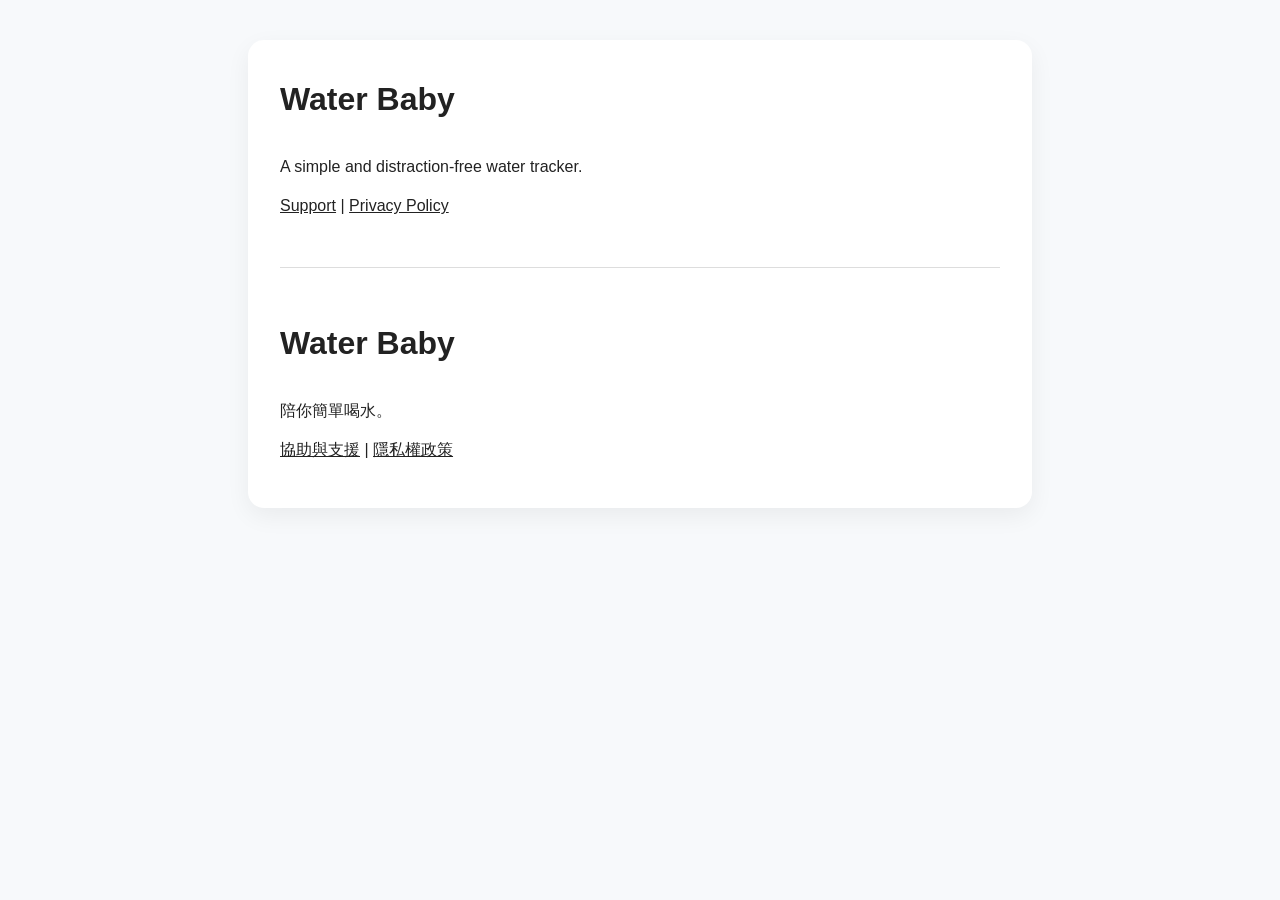
<file: index.html>
<!doctype html>
<html lang="en">
  <head>
    <meta charset="UTF-8" />
    <meta name="viewport" content="width=device-width, initial-scale=1.0" />

    <title>Water Baby</title>

    <link rel="stylesheet" href="styles.css" />
  </head>
  <body>
    <main>
      <section>
        <h1>Water Baby</h1>

        <p>A simple and distraction-free water tracker.</p>

        <p>
          <a href="support.html">Support</a> |
          <a href="privacy.html">Privacy Policy</a>
        </p>
      </section>
      <hr class="language-divider" />
      <section>
        <h1>Water Baby</h1>

        <p>陪你簡單喝水。</p>

        <p>
          <a href="support.html">協助與支援</a> |
          <a href="privacy.html">隱私權政策</a>
        </p>
      </section>
    </main>
  </body>
</html>
</file>
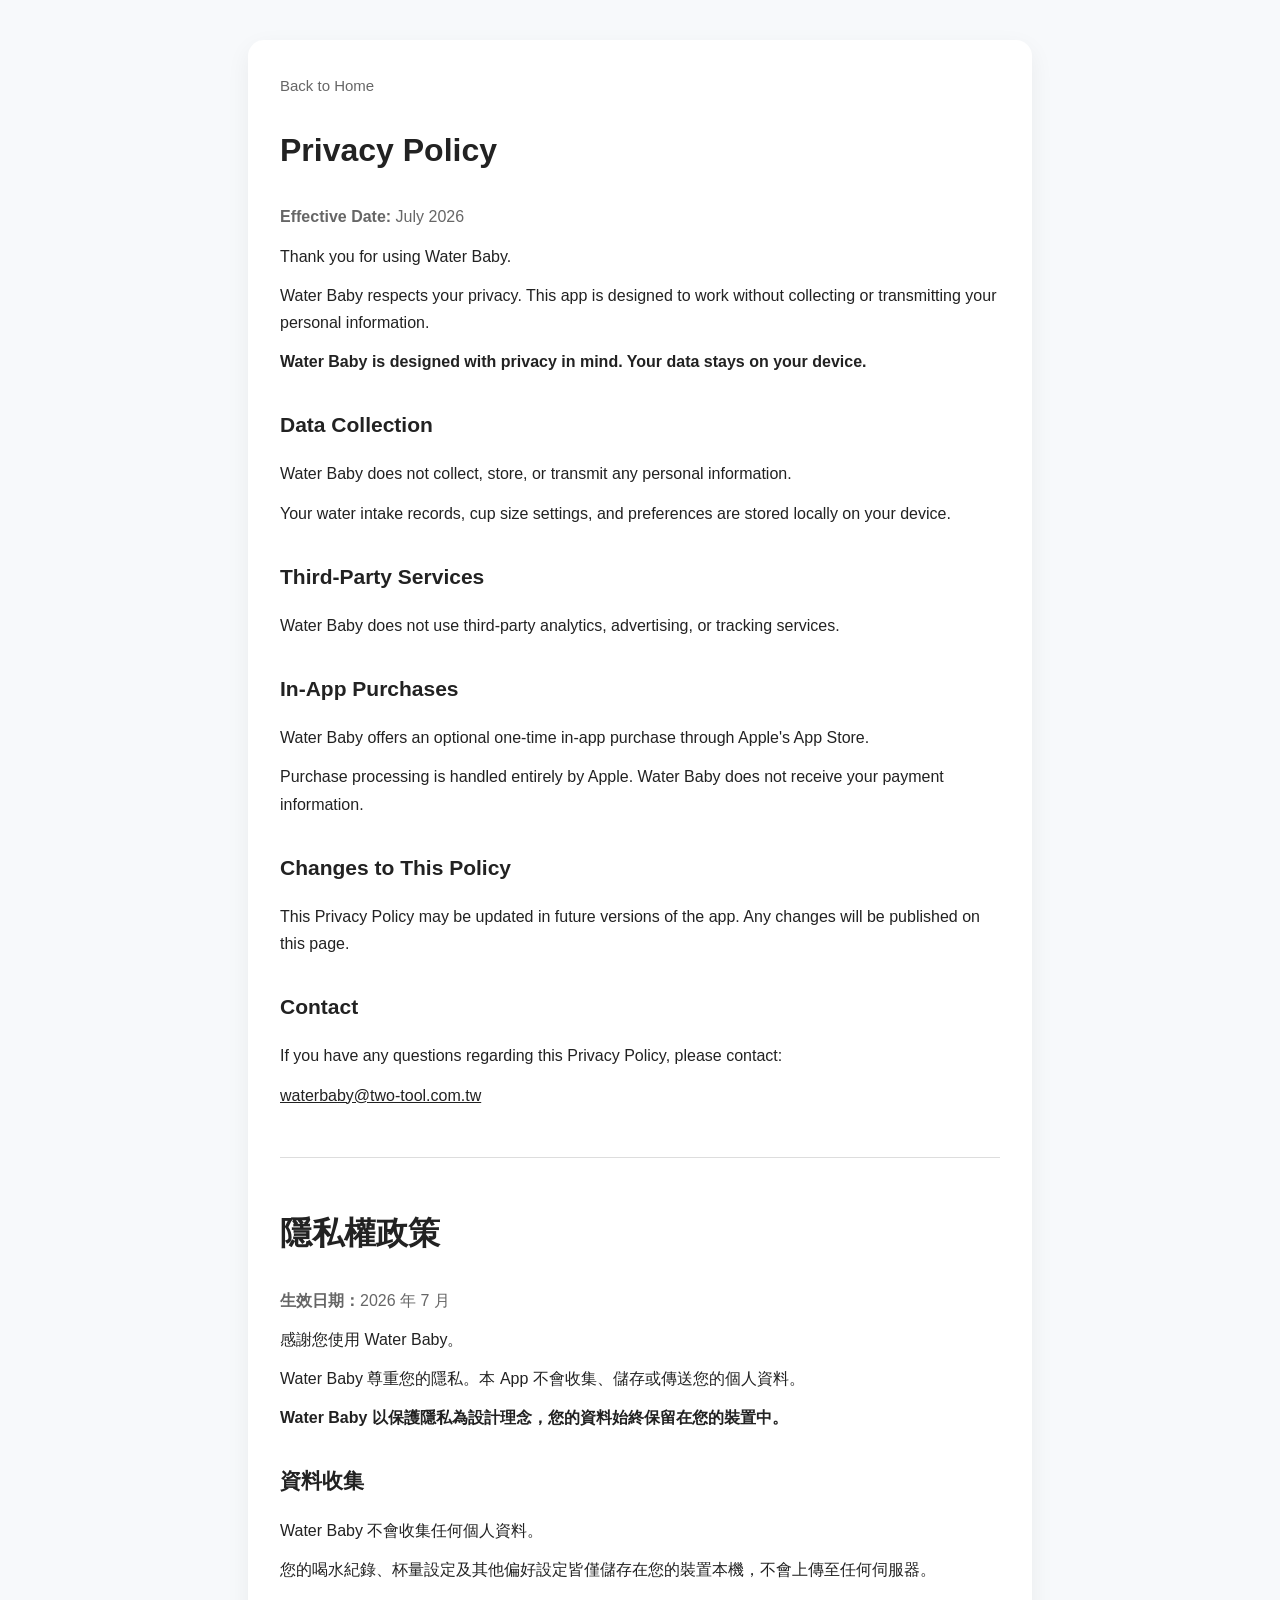
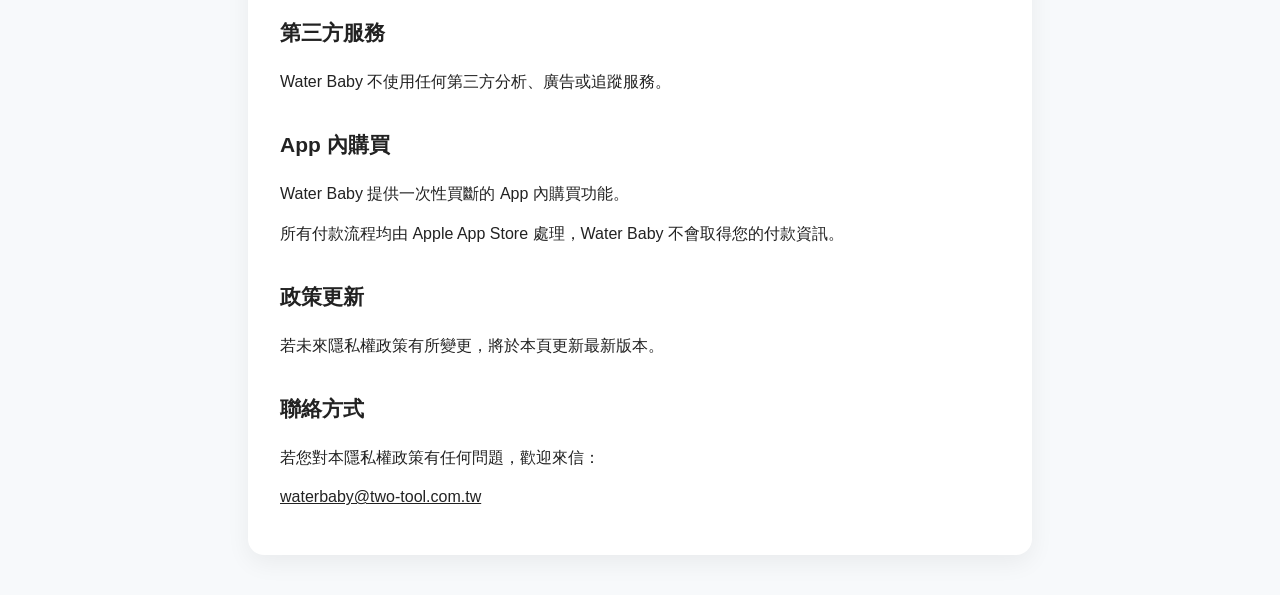
<file: privacy.html>
<!doctype html>
<html lang="en">
  <head>
    <meta charset="UTF-8" />
    <meta name="viewport" content="width=device-width, initial-scale=1.0" />

    <title>Privacy Policy - Water Baby</title>

    <link rel="stylesheet" href="styles.css" />
  </head>

  <body>
    <main>
      <a class="home-link" href="index.html">Back to Home</a>

      <section lang="en">
        <h1>Privacy Policy</h1>

        <p class="effective-date"><strong>Effective Date:</strong> July 2026</p>

        <p>Thank you for using Water Baby.</p>

        <p>
          Water Baby respects your privacy. This app is designed to work without
          collecting or transmitting your personal information.
        </p>

        <p>
          <strong>
            Water Baby is designed with privacy in mind. Your data stays on your
            device.
          </strong>
        </p>

        <h2>Data Collection</h2>

        <p>
          Water Baby does not collect, store, or transmit any personal
          information.
        </p>

        <p>
          Your water intake records, cup size settings, and preferences are
          stored locally on your device.
        </p>

        <h2>Third-Party Services</h2>

        <p>
          Water Baby does not use third-party analytics, advertising, or
          tracking services.
        </p>

        <h2>In-App Purchases</h2>

        <p>
          Water Baby offers an optional one-time in-app purchase through Apple's
          App Store.
        </p>

        <p>
          Purchase processing is handled entirely by Apple. Water Baby does not
          receive your payment information.
        </p>

        <h2>Changes to This Policy</h2>

        <p>
          This Privacy Policy may be updated in future versions of the app. Any
          changes will be published on this page.
        </p>

        <h2>Contact</h2>

        <p>
          If you have any questions regarding this Privacy Policy, please
          contact:
        </p>

        <p>
          <a href="mailto:waterbaby@two-tool.com.tw"
            >waterbaby@two-tool.com.tw</a
          >
        </p>
      </section>

      <hr class="language-divider" />

      <section lang="zh-Hant">
        <h1>隱私權政策</h1>

        <p class="effective-date"><strong>生效日期：</strong>2026 年 7 月</p>

        <p>感謝您使用 Water Baby。</p>

        <p>
          Water Baby 尊重您的隱私。本 App 不會收集、儲存或傳送您的個人資料。
        </p>

        <p>
          <strong>
            Water Baby 以保護隱私為設計理念，您的資料始終保留在您的裝置中。
          </strong>
        </p>

        <h2>資料收集</h2>

        <p>Water Baby 不會收集任何個人資料。</p>

        <p>
          您的喝水紀錄、杯量設定及其他偏好設定皆僅儲存在您的裝置本機，不會上傳至任何伺服器。
        </p>

        <h2>第三方服務</h2>

        <p>Water Baby 不使用任何第三方分析、廣告或追蹤服務。</p>

        <h2>App 內購買</h2>

        <p>Water Baby 提供一次性買斷的 App 內購買功能。</p>

        <p>
          所有付款流程均由 Apple App Store 處理，Water Baby
          不會取得您的付款資訊。
        </p>

        <h2>政策更新</h2>

        <p>若未來隱私權政策有所變更，將於本頁更新最新版本。</p>

        <h2>聯絡方式</h2>

        <p>若您對本隱私權政策有任何問題，歡迎來信：</p>

        <p>
          <a href="mailto:waterbaby@two-tool.com.tw"
            >waterbaby@two-tool.com.tw</a
          >
        </p>
      </section>
    </main>
  </body>
</html>
</file>
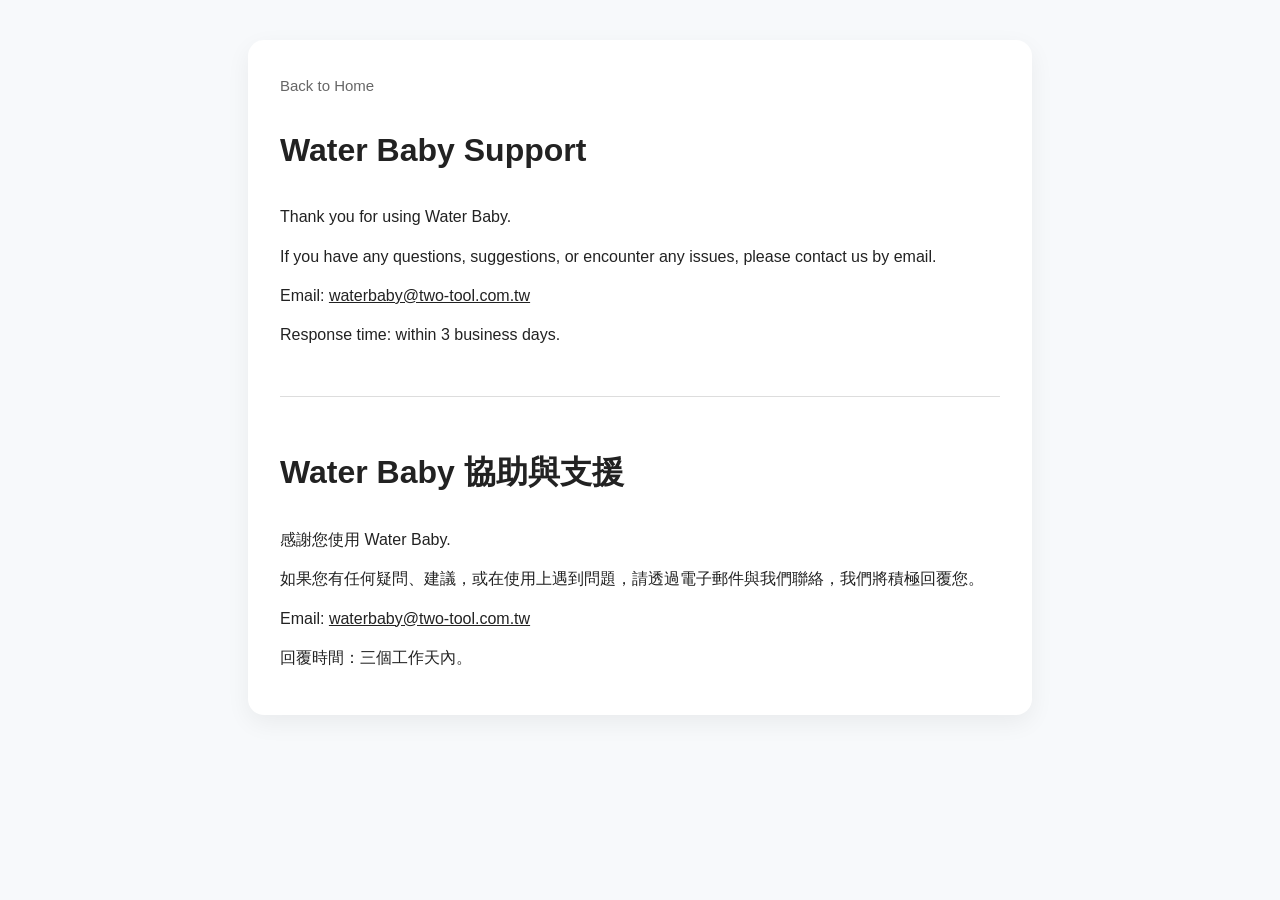
<file: support.html>
<!doctype html>
<html lang="en">
  <head>
    <meta charset="UTF-8" />
    <meta name="viewport" content="width=device-width, initial-scale=1.0" />

    <title>Support - Water Baby</title>

    <link rel="stylesheet" href="styles.css" />
  </head>
  <body>
    <main>
      <a class="home-link" href="index.html">Back to Home</a>

      <section>
        <h1>Water Baby Support</h1>

        <p>Thank you for using Water Baby.</p>

        <p>
          If you have any questions, suggestions, or encounter any issues,
          please contact us by email.
        </p>

        <p>
          Email:
          <a href="mailto:waterbaby@two-tool.com.tw"
            >waterbaby@two-tool.com.tw</a
          >
        </p>

        <p>Response time: within 3 business days.</p>
      </section>
      <hr class="language-divider" />
      <section>
        <h1>Water Baby 協助與支援</h1>

        <p>感謝您使用 Water Baby.</p>

        <p>
          如果您有任何疑問、建議，或在使用上遇到問題，請透過電子郵件與我們聯絡，我們將積極回覆您。
        </p>

        <p>
          Email:
          <a href="mailto:waterbaby@two-tool.com.tw"
            >waterbaby@two-tool.com.tw</a
          >
        </p>

        <p>回覆時間：三個工作天內。</p>
      </section>
    </main>
  </body>
</html>
</file>
<file: styles.css>
body {
  margin: 0;
  padding: 40px 20px;
  font-family: -apple-system, BlinkMacSystemFont, "Segoe UI", sans-serif;
  line-height: 1.7;
  color: #222;
  background: #f7f9fb;
}

main {
  max-width: 720px;
  margin: 0 auto;
  padding: 32px;
  background: #fff;
  border-radius: 16px;
  box-shadow: 0 8px 24px rgba(0, 0, 0, 0.06);
}

h1 {
  margin-top: 0;
  font-size: 32px;
}

h2 {
  margin-top: 32px;
  font-size: 21px;
}

p {
  margin: 12px 0;
}

.effective-date {
  color: #666;
}

.language-divider {
  margin: 48px 0;
  border: 0;
  border-top: 1px solid #ddd;
}

.home-link {
  display: inline-block;
  margin-bottom: 24px;
  color: #666;
  font-size: 15px;
  text-decoration: none;
}

.home-link:hover {
  text-decoration: underline;
}

a {
  color: inherit;
}

@media (max-width: 600px) {
  body {
    padding: 16px;
  }

  main {
    padding: 24px;
    border-radius: 12px;
  }

  h1 {
    font-size: 28px;
  }
}
</file>
